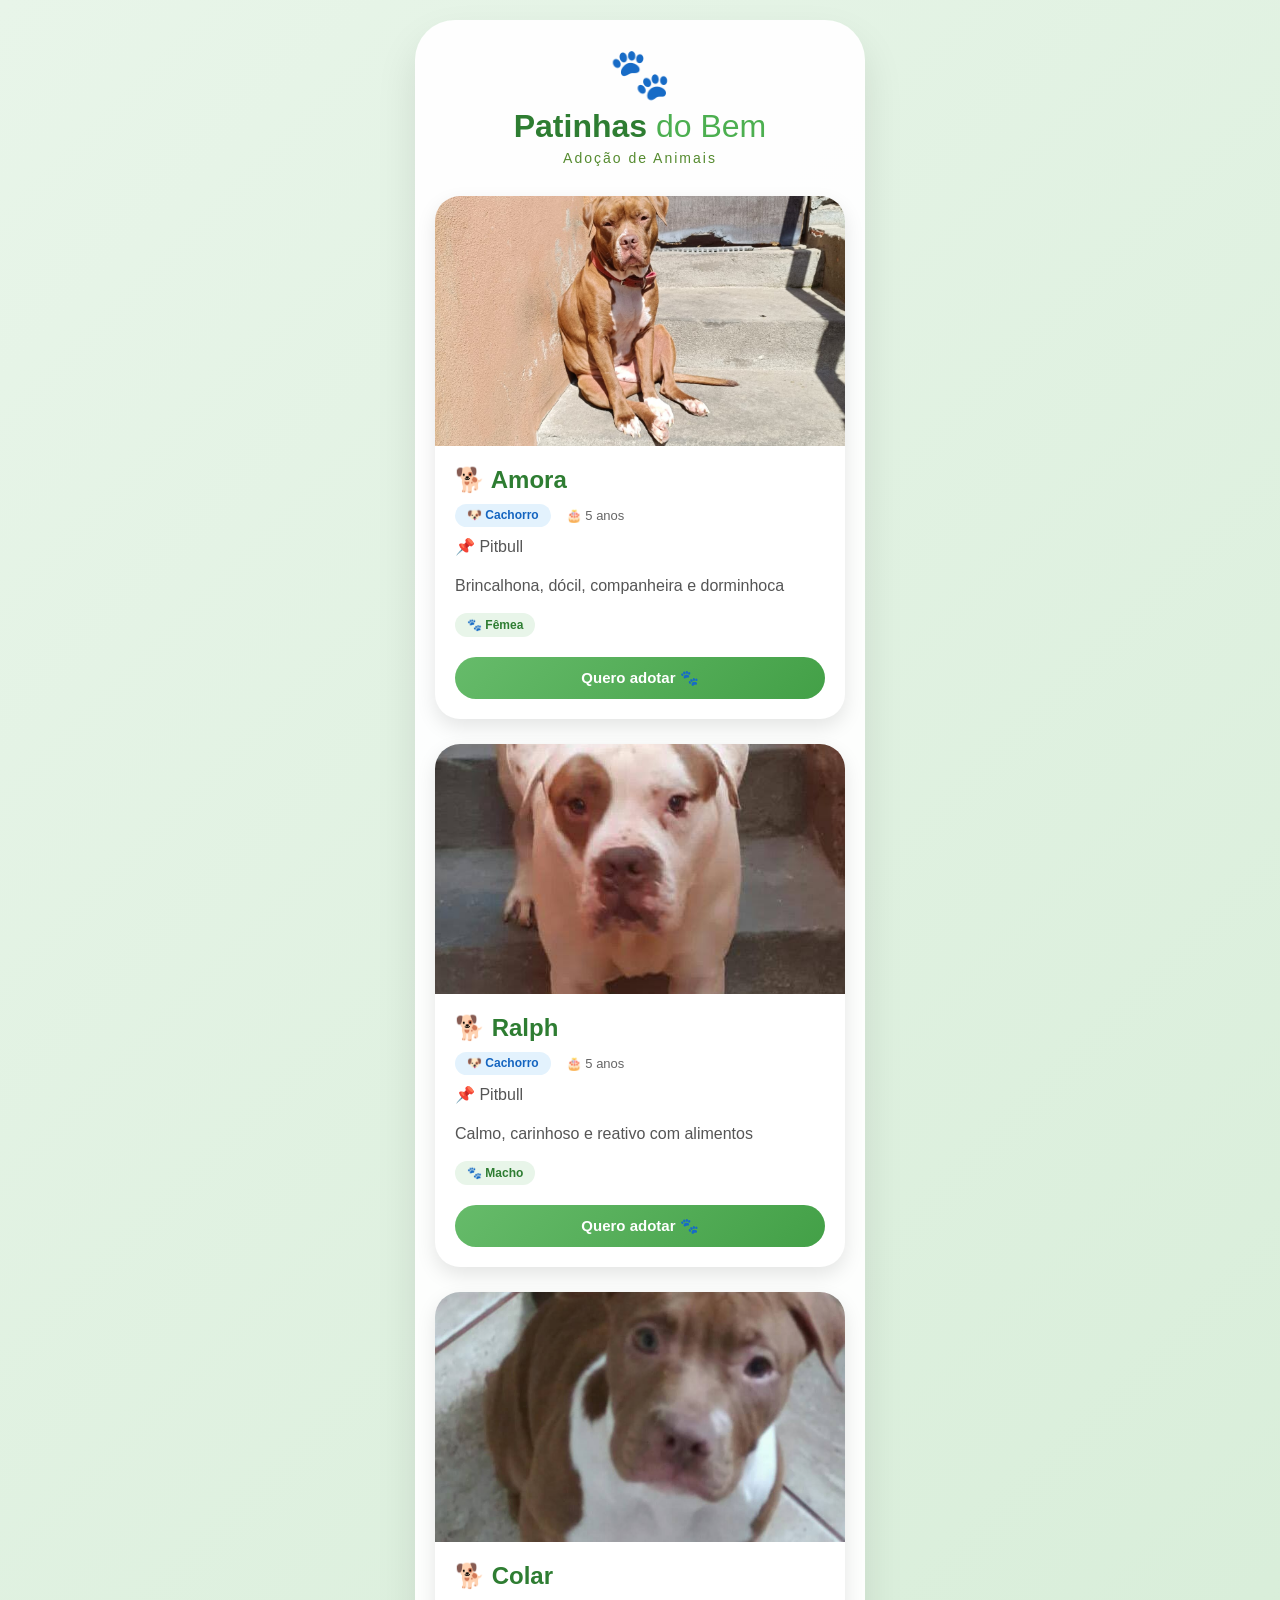
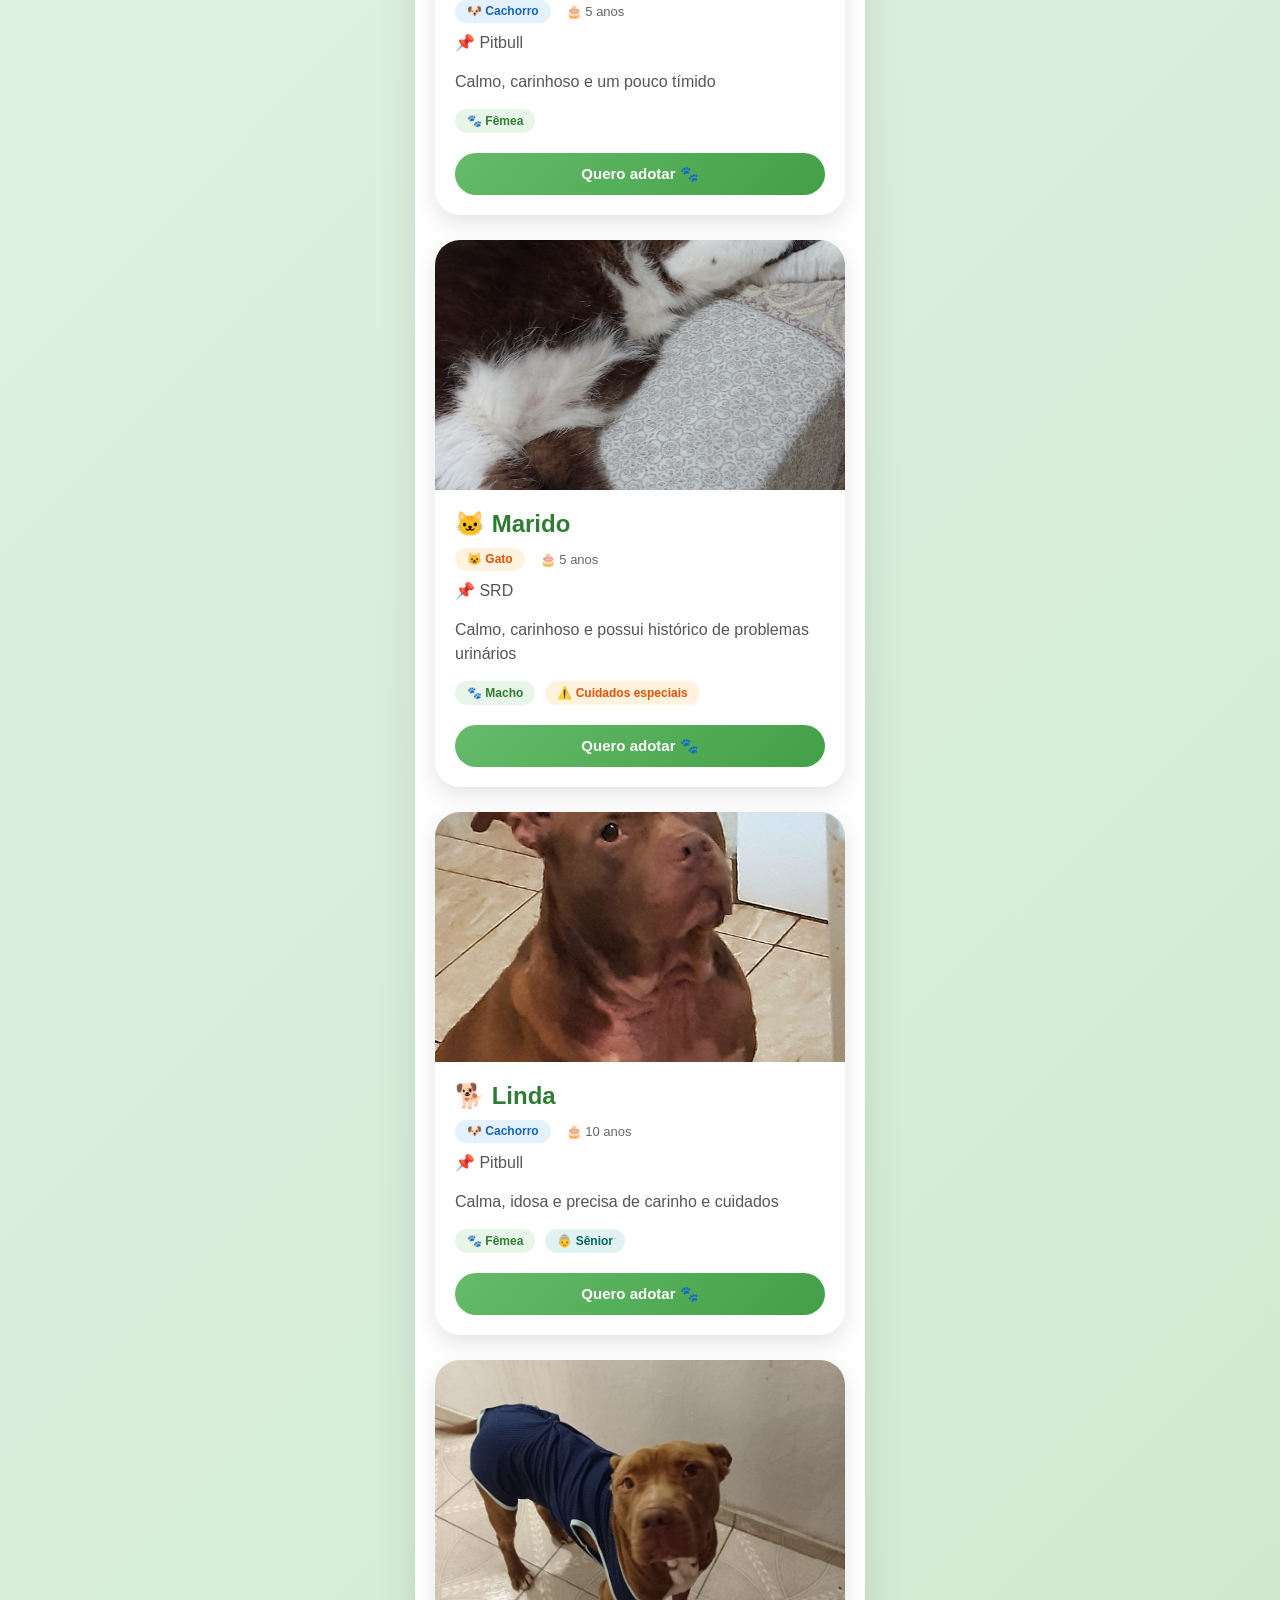
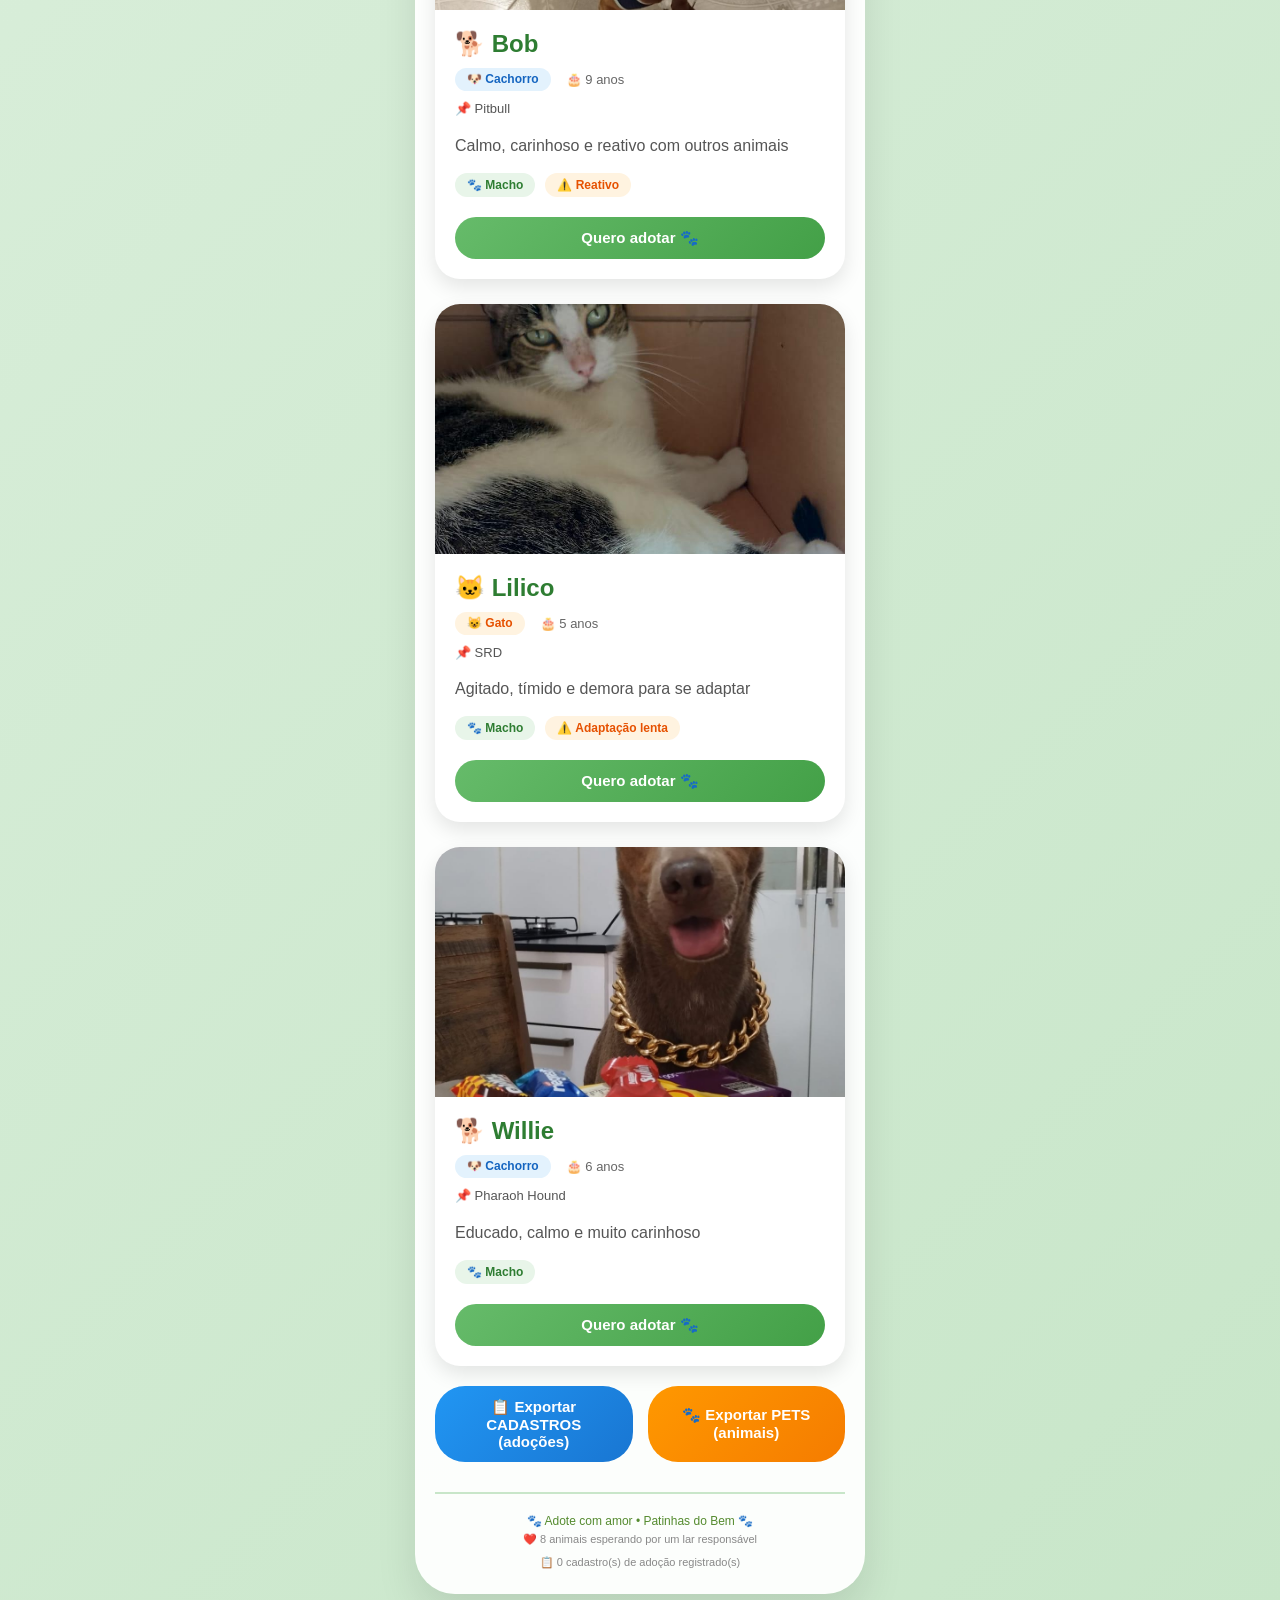
<file: index.html>
<!DOCTYPE html>
<html lang="pt-br">
<head>
  <meta charset="UTF-8">
  <meta name="viewport" content="width=device-width, initial-scale=1.0">
  <title>Patinhas do Bem 🐾</title>
  <link rel="stylesheet" href="style.css">
</head>
<body>

  <div class="container">

    <!-- LOGO -->
    <div class="logo">
      <div class="patinha">🐾</div>
      <h1>Patinhas <span>do Bem</span></h1>
      <p class="slogan">Adoção de Animais</p>
    </div>

    <div class="pets">

      <!-- AMORA -->
      <div class="card">
        <img src="imagens]/IMG-20260511-WA0014(1).jpg" alt="Amora" onerror="this.src='https://placekitten.com/300/200'">
        <div class="card-content">
          <h2>🐕 Amora</h2>
          <div class="info-row">
            <span class="tipo cachorro">🐶 Cachorro</span>
            <span class="idade">🎂 5 anos</span>
          </div>
          <p class="raça">📌 Pitbull</p>
          <p>Brincalhona, dócil, companheira e dorminhoca</p>
          <div class="tags">
            <span class="tag">🐾 Fêmea</span>
          </div>
          <button class="btn-adotar" onclick="abrirFormulario('Amora')">Quero adotar 🐾</button>
        </div>
      </div>

      <!-- RALPH -->
      <div class="card">
        <img src="imagens]/IMG-20260122-WA0002.jpg" alt="Ralph" onerror="this.src='https://placekitten.com/301/200'">
        <div class="card-content">
          <h2>🐕 Ralph</h2>
          <div class="info-row">
            <span class="tipo cachorro">🐶 Cachorro</span>
            <span class="idade">🎂 5 anos</span>
          </div>
          <p class="raça">📌 Pitbull</p>
          <p>Calmo, carinhoso e reativo com alimentos</p>
          <div class="tags">
            <span class="tag">🐾 Macho</span>
          </div>
          <button class="btn-adotar" onclick="abrirFormulario('Ralph')">Quero adotar 🐾</button>
        </div>
      </div>

      <!-- COLAR -->
      <div class="card">
        <img src="imagens]/IMG-20260525-WA0066.jpg" alt="Colar" onerror="this.src='https://placekitten.com/302/200'">
        <div class="card-content">
          <h2>🐕 Colar</h2>
          <div class="info-row">
            <span class="tipo cachorro">🐶 Cachorro</span>
            <span class="idade">🎂 5 anos</span>
          </div>
          <p class="raça">📌 Pitbull</p>
          <p>Calmo, carinhoso e um pouco tímido</p>
          <div class="tags">
            <span class="tag">🐾 Fêmea</span>
          </div>
          <button class="btn-adotar" onclick="abrirFormulario('Colar')">Quero adotar 🐾</button>
        </div>
      </div>

      <!-- MARIDO -->
      <div class="card">
        <img src="imagens]/IMG-20260526-WA0097.jpg" alt="Marido" onerror="this.src='https://placekitten.com/303/200'">
        <div class="card-content">
          <h2>🐱 Marido</h2>
          <div class="info-row">
            <span class="tipo gato">😺 Gato</span>
            <span class="idade">🎂 5 anos</span>
          </div>
          <p class="raça">📌 SRD</p>
          <p>Calmo, carinhoso e possui histórico de problemas urinários</p>
          <div class="tags">
            <span class="tag">🐾 Macho</span>
            <span class="tag cuidado">⚠️ Cuidados especiais</span>
          </div>
          <button class="btn-adotar" onclick="abrirFormulario('Marido')">Quero adotar 🐾</button>
        </div>
      </div>

      <!-- LINDA -->
      <div class="card">
        <img src="imagens]/IMG-20260511-WA0012(1).jpg" alt="Linda" onerror="this.src='https://placekitten.com/304/200'">
        <div class="card-content">
          <h2>🐕 Linda</h2>
          <div class="info-row">
            <span class="tipo cachorro">🐶 Cachorro</span>
            <span class="idade">🎂 10 anos</span>
          </div>
          <p class="raça">📌 Pitbull</p>
          <p>Calma, idosa e precisa de carinho e cuidados</p>
          <div class="tags">
            <span class="tag">🐾 Fêmea</span>
            <span class="tag idoso">👵 Sênior</span>
          </div>
          <button class="btn-adotar" onclick="abrirFormulario('Linda')">Quero adotar 🐾</button>
        </div>
      </div>

      <!-- BOB -->
      <div class="card">
        <img src="imagens]/IMG-20260511-WA0013(1).jpg" alt="Bob" onerror="this.src='https://placekitten.com/305/200'">
        <div class="card-content">
          <h2>🐕 Bob</h2>
          <div class="info-row">
            <span class="tipo cachorro">🐶 Cachorro</span>
            <span class="idade">🎂 9 anos</span>
          </div>
          <p class="raca">📌 Pitbull</p>
          <p>Calmo, carinhoso e reativo com outros animais</p>
          <div class="tags">
            <span class="tag">🐾 Macho</span>
            <span class="tag cuidado">⚠️ Reativo</span>
          </div>
          <button class="btn-adotar" onclick="abrirFormulario('Bob')">Quero adotar 🐾</button>
        </div>
      </div>

      <!-- LILICO -->
      <div class="card">
        <img src="imagens]/IMG-20260525-WA0067.jpg" alt="Lilico" onerror="this.src='https://placekitten.com/306/200'">
        <div class="card-content">
          <h2>🐱 Lilico</h2>
          <div class="info-row">
            <span class="tipo gato">😺 Gato</span>
            <span class="idade">🎂 5 anos</span>
          </div>
          <p class="raca">📌 SRD</p>
          <p>Agitado, tímido e demora para se adaptar</p>
          <div class="tags">
            <span class="tag">🐾 Macho</span>
            <span class="tag cuidado">⚠️ Adaptação lenta</span>
          </div>
          <button class="btn-adotar" onclick="abrirFormulario('Lilico')">Quero adotar 🐾</button>
        </div>
      </div>

      <!-- WILLIE -->
      <div class="card">
        <img src="imagens]/IMG-20260518-WA0027(1).jpg" alt="Willie" onerror="this.src='https://placekitten.com/307/200'">
        <div class="card-content">
          <h2>🐕 Willie</h2>
          <div class="info-row">
            <span class="tipo cachorro">🐶 Cachorro</span>
            <span class="idade">🎂 6 anos</span>
          </div>
          <p class="raca">📌 Pharaoh Hound</p>
          <p>Educado, calmo e muito carinhoso</p>
          <div class="tags">
            <span class="tag">🐾 Macho</span>
          </div>
          <button class="btn-adotar" onclick="abrirFormulario('Willie')">Quero adotar 🐾</button>
        </div>
      </div>

    </div>

    <!-- MODAL DO FORMULÁRIO COMPLETO -->
    <div id="modal" class="modal">
      <div class="modal-content">
        <span class="close" onclick="fecharModal()">&times;</span>
        <div class="modal-header">
          <span class="modal-patinha">🐾</span>
          <h2>Adotar <span id="petNomeModal"></span></h2>
          <p class="modal-sub">Responda com carinho ❤️</p>
        </div>
        
        <form id="formAdocao">
          <!-- INFORMAÇÕES PESSOAIS -->
          <div class="form-section">
            <h3>📋 Seus dados</h3>
            
            <label>Seu nome completo *</label>
            <input type="text" id="nomeTutor" required placeholder="Ex: Ana Silva">
            
            <label>Seu e-mail *</label>
            <input type="email" id="emailTutor" required placeholder="exemplo@email.com">
            
            <label>Telefone (WhatsApp) *</label>
            <input type="tel" id="telefone" required placeholder="(11) 99999-9999">
            
            <label>Endereço (bairro/cidade) *</label>
            <input type="text" id="endereco" required placeholder="Ex: Jardins - São Paulo">
          </div>

          <!-- PERGUNTAS PARA ADOÇÃO -->
          <div class="form-section">
            <h3>🏠 Sobre sua casa</h3>
            
            <label>Você mora em casa ou apartamento? *</label>
            <select id="tipoMoradia" required>
              <option value="">Selecione...</option>
              <option value="Casa com quintal">Casa com quintal</option>
              <option value="Casa sem quintal">Casa sem quintal</option>
              <option value="Apartamento pequeno">Apartamento pequeno</option>
              <option value="Apartamento grande">Apartamento grande</option>
            </select>
            
            <label>A casa é alugada ou própria? *</label>
            <select id="tipoCasa" required>
              <option value="">Selecione...</option>
              <option value="Própria">Própria</option>
              <option value="Alugada - com permissão">Alugada - com permissão</option>
              <option value="Alugada - sem permissão">Alugada - sem permissão</option>
            </select>
            
            <label>Você tem área externa (quintal/sacada)?</label>
            <select id="areaExterna">
              <option value="Sim, grande">Sim, grande</option>
              <option value="Sim, pequena">Sim, pequena</option>
              <option value="Não">Não</option>
            </select>
          </div>

          <div class="form-section">
            <h3>👨‍👩‍👧‍👦 Sobre a família</h3>
            
            <label>Quantas pessoas moram na casa? *</label>
            <select id="quantPessoas" required>
              <option value="">Selecione...</option>
              <option value="1">1 pessoa</option>
              <option value="2">2 pessoas</option>
              <option value="3">3 pessoas</option>
              <option value="4+">4 ou mais</option>
            </select>
            
            <label>Existem crianças na casa? Se sim, qual a idade? *</label>
            <input type="text" id="criancas" required placeholder="Ex: Sim, 5 e 8 anos / Não">
            
            <label>Todos da casa estão de acordo com a adoção? *</label>
            <select id="acordoFamiliar" required>
              <option value="">Selecione...</option>
              <option value="Sim, todos">Sim, todos</option>
              <option value="Maioria sim">Maioria sim</option>
              <option value="Ainda não conversei">Ainda não conversei</option>
            </select>
          </div>

          <div class="form-section">
            <h3>🐕 Sobre outros animais</h3>
            
            <label>Você já tem outros animais? *</label>
            <select id="outrosAnimais" required>
              <option value="">Selecione...</option>
              <option value="Não">Não</option>
              <option value="Sim, cachorro">Sim, cachorro</option>
              <option value="Sim, gato">Sim, gato</option>
              <option value="Sim, ambos">Sim, ambos</option>
            </select>
            
            <label>Se sim, quantos e quais? (Ex: 2 cachorros e 1 gato)</label>
            <textarea id="detalhesAnimais" rows="2" placeholder="Descreva..."></textarea>
            
            <label>Os animais são castrados e vacinados?</label>
            <select id="cuidadosAnimais">
              <option value="Sim, todos">Sim, todos</option>
              <option value="Alguns sim">Alguns sim</option>
              <option value="Não">Não</option>
              <option value="Não tenho animais">Não tenho animais</option>
            </select>
          </div>

          <div class="form-section">
            <h3>💰 Questões financeiras</h3>
            
            <label>Você tem condições de arcar com custos como: ração, vet, vacinas, etc? *</label>
            <select id="condicoesFinanceiras" required>
              <option value="">Selecione...</option>
              <option value="Sim, tranquilamente">Sim, tranquilamente</option>
              <option value="Sim, com planejamento">Sim, com planejamento</option>
              <option value="Estou me preparando">Estou me preparando</option>
            </select>
            
            <label>Qual valor você estima gastar por mês com o pet?</label>
            <select id="gastoMensal">
              <option value="Até R$100">Até R$100</option>
              <option value="R$100-R$200">R$100 - R$200</option>
              <option value="R$200-R$400">R$200 - R$400</option>
              <option value="Acima de R$400">Acima de R$400</option>
            </select>
          </div>

          <div class="form-section">
            <h3>⏰ Rotina e compromisso</h3>
            
            <label>Quantas horas por dia o pet ficará sozinho? *</label>
            <select id="tempoSozinho" required>
              <option value="">Selecione...</option>
              <option value="Pouco (até 4h)">Pouco (até 4h)</option>
              <option value="Médio (4-8h)">Médio (4-8h)</option>
              <option value="Muito (mais de 8h)">Muito (mais de 8h)</option>
            </select>
            
            <label>Você tem disponibilidade para passear/brincar diariamente?</label>
            <select id="disponibilidade">
              <option value="Sim, bastante">Sim, bastante</option>
              <option value="Mais ou menos">Mais ou menos</option>
              <option value="Pouca">Pouca</option>
            </select>
          </div>

          <div class="form-section">
            <h3>❤️ Sobre a adoção</h3>
            
            <label>Por que você quer adotar este animal? *</label>
            <textarea id="motivo" rows="3" required placeholder="Conte um pouco sobre o que te motivou..."></textarea>
            
            <label>Você já teve outros animais? Se sim, o que aconteceu?</label>
            <textarea id="historicoAnimais" rows="2" placeholder="Ex: Já tive um cachorro que faleceu de velhice..."></textarea>
            
            <label>Você concorda em devolver o animal para a ONG se não puder mais ficar com ele? *</label>
            <select id="termoDevolucao" required>
              <option value="">Selecione...</option>
              <option value="Sim, concordo totalmente">Sim, concordo totalmente</option>
              <option value="Sim, mas tentaria outra solução">Sim, mas tentaria outra solução</option>
              <option value="Não concordo">Não concordo</option>
            </select>
          </div>

          <div class="form-section">
            <h3>📝 Informações adicionais</h3>
            <label>Deixe uma mensagem ou pergunta (opcional):</label>
            <textarea id="mensagemExtra" rows="2" placeholder="Algo que queira nos dizer..."></textarea>
          </div>

          <button type="submit" class="btn-enviar">🐾 Enviar solicitação de adoção</button>
          <p class="form-info">* Campos obrigatórios | Suas respostas nos ajudarão a fazer a melhor match!</p>
        </form>
      </div>
    </div>

    <footer>
      <p>🐾 Adote com amor • Patinhas do Bem 🐾</p>
      <p class="small">❤️ 8 animais esperando por um lar responsável</p>
    </footer>

  </div>

  <script src="script.js"></script>
</body>
</html>
</file>
<file: style.css>
* {
  margin: 0;
  padding: 0;
  box-sizing: border-box;
}

body {
  font-family: 'Segoe UI', Tahoma, Geneva, Verdana, sans-serif;
  background: linear-gradient(135deg, #e8f5e9 0%, #c8e6c9 100%);
  min-height: 100vh;
  padding: 20px;
}

.container {
  max-width: 450px;
  margin: 0 auto;
  background: rgba(255, 255, 255, 0.95);
  border-radius: 40px;
  padding: 25px 20px;
  box-shadow: 0 20px 40px rgba(0, 0, 0, 0.1);
}

/* LOGO */
.logo {
  text-align: center;
  margin-bottom: 30px;
}

.patinha {
  font-size: 50px;
  animation: balancar 2s ease-in-out infinite;
}

@keyframes balancar {
  0%, 100% { 
    transform: rotate(-10deg); 
  }

  50% { 
    transform: rotate(10deg); 
  }
}

.logo h1 {
  font-size: 32px;
  color: #2e7d32;
  margin: 5px 0;
}

.logo h1 span {
  color: #4caf50;
  font-weight: 300;
}

.slogan {
  color: #558b2f;
  font-size: 14px;
  letter-spacing: 2px;
  font-weight: 500;
}

/* CARDS */
.pets {
  display: flex;
  flex-direction: column;
  gap: 25px;
  margin: 20px 0;
}

.card {
  background: white;
  border-radius: 25px;
  overflow: hidden;
  box-shadow: 0 8px 20px rgba(0, 0, 0, 0.1);
  transition: 0.3s ease;
}

.card:hover {
  transform: translateY(-5px);
  box-shadow: 0 12px 28px rgba(0, 0, 0, 0.15);
}

/* IMAGENS */
.card img {
  width: 100%;
  height: 250px;
  object-fit: cover;
  object-position: center;
  display: block;
  transition: transform 0.4s ease;
}

.card:hover img {
  transform: scale(1.03);
}

.card-content {
  padding: 20px;
}

.card h2 {
  color: #2e7d32;
  font-size: 24px;
  margin-bottom: 10px;
}

.info-row {
  display: flex;
  gap: 15px;
  margin-bottom: 8px;
  flex-wrap: wrap;
}

.tipo {
  padding: 4px 12px;
  border-radius: 20px;
  font-size: 12px;
  font-weight: bold;
}

.tipo.cachorro {
  background: #e3f2fd;
  color: #1565c0;
}

.tipo.gato {
  background: #fff3e0;
  color: #e65100;
}

.idade {
  color: #666;
  font-size: 13px;
  padding: 4px 0;
}

.raca {
  color: #888;
  font-size: 13px;
  margin-bottom: 12px;
}

.card p {
  color: #555;
  line-height: 1.5;
  margin-bottom: 15px;
}

.tags {
  display: flex;
  gap: 10px;
  margin-bottom: 20px;
  flex-wrap: wrap;
}

.tag {
  background: #e8f5e9;
  color: #2e7d32;
  padding: 5px 12px;
  border-radius: 20px;
  font-size: 12px;
  font-weight: 600;
}

.tag.cuidado {
  background: #fff3e0;
  color: #e65100;
}

.tag.idoso {
  background: #e0f2f1;
  color: #00695c;
}

/* BOTÕES */
.btn-adotar,
.btn-exportar,
.btn-enviar {
  border: none;
  padding: 12px 20px;
  border-radius: 30px;
  font-size: 15px;
  font-weight: bold;
  color: white;
  cursor: pointer;
  width: 100%;
  transition: all 0.3s ease;
}

.btn-adotar {
  background: linear-gradient(135deg, #66bb6a, #43a047);
}

.btn-adotar:hover {
  background: linear-gradient(135deg, #4caf50, #2e7d32);
  transform: scale(1.02);
  box-shadow: 0 4px 12px rgba(76, 175, 80, 0.3);
}

.btn-cadastros {
  background: linear-gradient(135deg, #2196f3, #1976d2);
}

.btn-cadastros:hover {
  background: linear-gradient(135deg, #1976d2, #0d47a1);
  transform: scale(1.02);
}

.btn-pets {
  background: linear-gradient(135deg, #ff9800, #f57c00);
}

.btn-pets:hover {
  background: linear-gradient(135deg, #f57c00, #e65100);
  transform: scale(1.02);
}

.btn-enviar {
  background: linear-gradient(135deg, #66bb6a, #43a047);
  margin-top: 10px;
}

.btn-enviar:hover {
  background: linear-gradient(135deg, #4caf50, #2e7d32);
  transform: scale(1.02);
}

.btn-adotar:active,
.btn-exportar:active,
.btn-enviar:active {
  transform: scale(0.98);
}

/* MODAL */
.modal {
  display: none;
  position: fixed;
  z-index: 1000;
  left: 0;
  top: 0;
  width: 100%;
  height: 100%;
  background-color: rgba(0, 0, 0, 0.5);
  animation: fadeIn 0.3s ease;
  overflow-y: auto;
}

@keyframes fadeIn {
  from { 
    opacity: 0; 
  }

  to { 
    opacity: 1; 
  }
}

.modal-content {
  background: white;
  margin: 20px auto;
  padding: 25px;
  width: 95%;
  max-width: 500px;
  border-radius: 30px;
  position: relative;
  animation: slideDown 0.3s ease;
  max-height: 90vh;
  overflow-y: auto;
}

@keyframes slideDown {
  from {
    transform: translateY(-50px);
    opacity: 0;
  }

  to {
    transform: translateY(0);
    opacity: 1;
  }
}

.close {
  position: sticky;
  top: 0;
  float: right;
  font-size: 28px;
  font-weight: bold;
  cursor: pointer;
  color: #999;
  background: white;
  padding: 0 10px;
  z-index: 10;
}

.close:hover {
  color: #2e7d32;
}

.modal-header {
  text-align: center;
  margin-bottom: 20px;
}

.modal-patinha {
  font-size: 40px;
  display: block;
}

.modal-header h2 {
  color: #2e7d32;
  margin-top: 5px;
}

.modal-header h2 span {
  color: #4caf50;
}

.modal-sub {
  color: #888;
  font-size: 12px;
  margin-top: 5px;
}

/* FORMULÁRIO */
.form-section {
  margin-bottom: 25px;
  padding-bottom: 15px;
  border-bottom: 1px solid #e0e0e0;
}

.form-section h3 {
  color: #2e7d32;
  font-size: 16px;
  margin-bottom: 15px;
}

form label {
  display: block;
  margin-top: 12px;
  margin-bottom: 5px;
  color: #555;
  font-weight: 500;
  font-size: 13px;
}

form input,
form select,
form textarea {
  width: 100%;
  padding: 10px;
  border: 2px solid #e0e0e0;
  border-radius: 12px;
  font-size: 14px;
  transition: border 0.3s;
  font-family: inherit;
}

form input:focus,
form select:focus,
form textarea:focus {
  outline: none;
  border-color: #4caf50;
}

.form-info {
  font-size: 11px;
  color: #999;
  text-align: center;
  margin-top: 15px;
}

/* EXPORTAÇÃO */
.botoes-exportar-container {
  margin: 20px 0 10px 0;
}

.btn-group {
  display: flex;
  flex-direction: column;
  gap: 12px;
}

.contador {
  font-size: 11px;
  color: #888;
  margin-top: 10px;
  text-align: center;
}

/* RODAPÉ */
footer {
  text-align: center;
  margin-top: 30px;
  padding-top: 20px;
  border-top: 2px solid #c8e6c9;
  color: #558b2f;
  font-size: 12px;
}

.small {
  font-size: 11px;
  margin-top: 5px;
  color: #888;
}

/* RESPONSIVO */
@media (max-width: 480px) {

  .container {
    padding: 15px;
  }

  .card h2 {
    font-size: 20px;
  }

  .modal-content {
    margin: 10px auto;
    padding: 20px;
    width: 98%;
  }
}

@media (min-width: 400px) {

  .btn-group {
    flex-direction: row;
    gap: 15px;
  }
}
</file>
